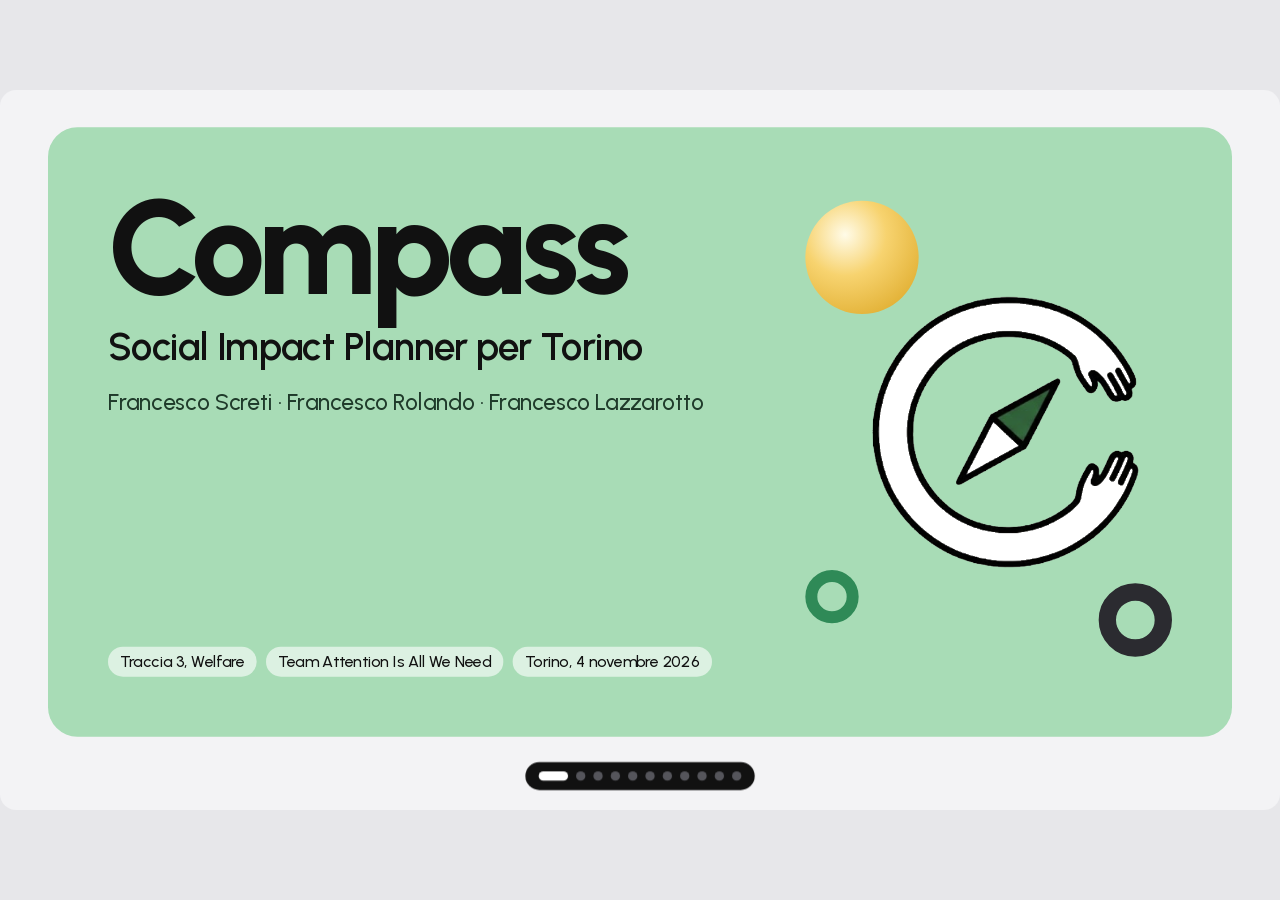
<file: presentation/index.html>
<!doctype html>
<html lang="it">
<head>
<meta charset="utf-8">
<meta name="viewport" content="width=device-width, initial-scale=1">
<title>Compass, presentazione</title>
<link rel="icon" href="img/logo.png">
<link rel="stylesheet" href="font/urbanist.css">
<style>
  :root{
    --bg:#f3f3f5; --paper:#fff; --ink:#111; --ink-2:#2c2c2e; --muted:#626268;
    --leaf:#a8dcb6; --sprout:#d7ecc4; --sun:#f7cf6f; --water:#a7d6e4; --clay:#f1b59b;
    --spring:cubic-bezier(.2,.9,.25,1.12); --ease:cubic-bezier(.2,.8,.2,1);
  }
  *{box-sizing:border-box;margin:0;padding:0}
  html,body{height:100%;background:#e7e7ea;overflow:hidden}
  body{font-family:"Urbanist",-apple-system,"Helvetica Neue",Arial,sans-serif;color:var(--ink);-webkit-font-smoothing:antialiased}
  .num{font-variant-numeric:tabular-nums}

  /* palco 16:9 scalato */
  #stage{position:absolute;left:50%;top:50%;width:1920px;height:1080px;transform-origin:center;background:var(--bg);overflow:hidden;border-radius:24px}
  .slide{position:absolute;inset:0;padding:56px 72px 110px;opacity:0;pointer-events:none;transform:translateY(24px) scale(.99);transition:opacity .45s var(--ease),transform .7s var(--spring)}
  .slide.on{opacity:1;pointer-events:auto;transform:none}
  .slide.on .r{animation:rise .8s var(--ease) both;animation-delay:calc(var(--i,0)*90ms + 120ms)}
  @keyframes rise{from{opacity:0;transform:translateY(28px)}}
  @media (prefers-reduced-motion:reduce){*{animation:none!important;transition:none!important}}

  .head{display:flex;justify-content:space-between;align-items:center;margin-bottom:40px}
  .brand{display:flex;align-items:center;gap:16px;font-size:26px;font-weight:600}
  .brand img{width:58px;height:58px;object-fit:contain}
  .count{font-size:24px;color:var(--muted)}
  h2{font-size:84px;font-weight:700;letter-spacing:-.03em;line-height:1}
  h2 span{display:block;color:var(--muted);font-weight:600;font-size:46px;letter-spacing:-.015em;margin-top:14px}
  .tag{display:inline-block;font-size:24px;font-weight:500;padding:8px 18px;border-radius:999px;background:rgba(255,255,255,.6)}
  .card{border-radius:36px;padding:44px;position:relative;overflow:hidden}
  .big{font-size:150px;font-weight:800;letter-spacing:-.04em;line-height:.9}
  .lbl{font-size:36px;font-weight:600;line-height:1.15;margin-top:16px}
  .src{font-size:22px;color:var(--ink-2);margin-top:14px;opacity:.85}
  .strip{background:var(--ink);color:#fff;border-radius:36px;padding:38px 46px;font-size:44px;font-weight:600;letter-spacing:-.01em;line-height:1.2}
  .strip b{color:var(--sun)}
  .shot{border-radius:24px;box-shadow:0 30px 70px rgba(0,0,0,.14);width:100%;display:block}

  /* 1 copertina */
  .cover{height:100%;background:var(--leaf);border-radius:44px;padding:90px;display:flex;flex-direction:column;justify-content:space-between;position:relative;overflow:hidden}
  .cover h1{font-size:200px;font-weight:800;letter-spacing:-.045em;line-height:.9}
  .cover p{font-size:58px;font-weight:600;margin-top:24px;letter-spacing:-.015em}
  .cover .names{font-size:34px;font-weight:500;margin-top:28px;color:#1f3a2a}
  .cover .tags{display:flex;gap:14px;flex-wrap:wrap}
  .cover .logo{position:absolute;right:120px;top:50%;transform:translateY(-50%);width:440px;height:440px;display:grid;place-items:center}
  .cover .logo img{width:400px}
  .sph{position:absolute;border-radius:50%}
  .s1{width:170px;height:170px;right:470px;top:110px;background:radial-gradient(circle at 35% 30%,#fffbe8 0,#f7d36f 38%,#d9a21c 100%);animation:float 6s ease-in-out infinite}
  .s2{width:110px;height:110px;right:90px;bottom:120px;border:26px solid #2b2b30;animation:float 7s ease-in-out infinite reverse}
  .s3{width:80px;height:80px;right:560px;bottom:170px;border:18px solid #2f8a57;animation:float 5.5s ease-in-out infinite}
  @keyframes float{50%{transform:translateY(-14px)}}

  /* griglie */
  .g3{display:grid;grid-template-columns:repeat(3,1fr);gap:24px;margin-top:44px}
  .g2{display:grid;grid-template-columns:1fr 1fr;gap:24px;margin-top:44px}
  .steps{display:flex;flex-direction:column;gap:16px;margin-top:40px}
  .step{display:flex;align-items:center;gap:22px;font-size:36px;font-weight:600}
  .step i{font-style:normal;width:76px;height:76px;flex:none;border-radius:999px;border:2px solid #cfcfd6;display:grid;place-items:center;font-size:30px;font-weight:600;background:#fff}
  .step.out i{background:var(--ink);color:#fff;border-color:var(--ink)}
  .step small{display:block;font-size:24px;font-weight:500;color:var(--muted)}
  ul.clean{list-style:none;margin-top:20px}
  ul.clean li{font-size:28px;line-height:1.3;padding:10px 0;border-top:1px solid rgba(0,0,0,.1)}
  .pill{display:inline-block;background:var(--ink);color:#fff;border-radius:999px;padding:10px 22px;font-size:24px;font-weight:600;margin-bottom:18px}
  .chat{background:#fff;border-radius:28px;padding:28px 32px;margin-top:26px}
  .chat .q{font-size:30px;font-weight:700}
  .chat .a{font-size:24px;color:var(--ink-2);margin-top:10px;line-height:1.35}
  .chat .f{display:flex;gap:8px;margin-top:14px}
  .chat .disc{font-size:17px;color:var(--muted);margin-top:12px}
  .chat .f span{font-size:18px;background:var(--bg);border-radius:999px;padding:5px 12px}
  .rows{margin-top:18px}
  .rows div{display:flex;justify-content:space-between;font-size:28px;padding:12px 0;border-top:1px solid rgba(0,0,0,.1)}
  .rows b{font-weight:700}

  /* demo */
  .demo{position:absolute;inset:150px 72px 110px;border-radius:30px;overflow:hidden;background:#fff;box-shadow:0 30px 70px rgba(0,0,0,.12)}
  .demo video{width:100%;height:100%;display:block;object-fit:contain;background:#fff;pointer-events:none}   /* niente controlli, niente clic */
  .demo-bar{display:flex;gap:14px;align-items:center}
  .btn{border:0;background:var(--ink);color:#fff;border-radius:999px;padding:14px 26px;font:600 24px "Urbanist",sans-serif;cursor:pointer}
  .btn.light{background:#fff;color:var(--ink);border:1px solid #d7d7dc}

  /* modalità focus: solo le slide, a schermo intero */
  .focusbtn{position:fixed;right:16px;top:14px;z-index:30;display:flex;align-items:center;gap:8px;background:#111;color:#fff;border:0;border-radius:999px;padding:9px 16px;font:600 14px "Urbanist",sans-serif;cursor:pointer;opacity:.0;transition:opacity .3s}
  body:hover .focusbtn{opacity:.85}
  body.focus{background:#000;cursor:none}
  body.focus.moving{cursor:default}
  body.focus #stage{border-radius:0}
  body.focus .focusbtn{display:none}
  /* controlli */
  .dots{position:absolute;left:50%;bottom:30px;transform:translateX(-50%);background:var(--ink);border-radius:999px;padding:14px 20px;display:flex;gap:12px;z-index:5}
  .dots button{width:14px;height:14px;border-radius:999px;border:0;background:#55555b;cursor:pointer;transition:width .45s var(--spring),background .3s}
  .dots button.on{width:44px;background:#fff}
  .notes{position:fixed;left:16px;right:16px;bottom:16px;max-height:34vh;overflow:auto;background:rgba(17,17,17,.94);color:#f2f2f2;border-radius:18px;padding:18px 22px;font:400 17px/1.5 "Urbanist",sans-serif;z-index:20;display:none}
  .notes.on{display:block}
  .notes b{color:var(--sun)}
  .hint{position:fixed;right:16px;top:12px;font:500 13px "Urbanist",sans-serif;color:#7a7a80;z-index:20}
</style>
</head>
<body>
<button class="focusbtn" id="focusBtn" aria-label="Entra in modalità presentazione"><svg width="16" height="16" viewBox="0 0 24 24" fill="none" stroke="currentColor" stroke-width="2" stroke-linecap="round"><path d="M4 9V4h5M20 9V4h-5M4 15v5h5M20 15v5h-5"/></svg>Modalità presentazione</button>
<div id="stage">

  <!-- 1 copertina -->
  <section class="slide" data-notes="Buongiorno, siamo il team Attention Is All We Need. Per la traccia Welfare abbiamo costruito Compass, un Social Impact Planner per Torino. In una frase: aiuta chi finanzia il welfare a decidere in quale zona della città investire, e a motivare quella scelta con i dati.">
    <div class="cover">
      <div class="r" style="--i:0"><h1>Compass</h1><p>Social Impact Planner per Torino</p><div class="names">Francesco Screti · Francesco Rolando · Francesco Lazzarotto</div></div>
      <div class="tags r" style="--i:1"><span class="tag">Traccia 3, Welfare</span><span class="tag">Team Attention Is All We Need</span><span class="tag">Torino, 4 novembre 2026</span></div>
      <i class="sph s1"></i><i class="sph s3"></i><i class="sph s2"></i>
      <div class="logo r" style="--i:2"><img src="img/logo.png" alt="Logo Compass"></div>
    </div>
  </section>

  <!-- 2 problema -->
  <section class="slide" data-notes="Partiamo dal problema. A Torino il 26% dei residenti ha 65 anni o più: 224 mila persone su 863 mila, dati dell'anagrafe comunale a fine 2025. Quasi metà delle famiglie, il 48,5%, è formata da una sola persona. Una fondazione con un budget per l'invecchiamento attivo o per l'inclusione deve scegliere tra 92 zone statistiche della città. I dati per farlo esistono, ma sono divisi tra Comune e Regione: la popolazione è per zona, i servizi sanitari e per il lavoro hanno solo l'indirizzo, e non c'è una chiave comune. La domanda è una sola: dove ogni euro serve di più?">
    <div class="head"><div class="brand"><img src="img/logo.png" alt="">Compass</div><div class="count num">02 / 11</div></div>
    <h2 class="r" style="--i:0">Il problema<span>Una città che invecchia, dati divisi tra due enti</span></h2>
    <div class="g3">
      <div class="card r" style="--i:1;background:var(--sun)"><div class="big num">26%</div><div class="lbl">dei torinesi ha 65 anni o più</div><div class="src">224.506 su 863.249 residenti. Anagrafe del Comune di Torino, 31/12/2025</div></div>
      <div class="card r" style="--i:2;background:var(--water)"><div class="big num">48,5%</div><div class="lbl">delle famiglie è formata da una sola persona</div><div class="src">224.294 su 462.699. Anagrafe del Comune di Torino, 31/12/2025</div></div>
      <div class="card r" style="--i:3;background:var(--clay)"><div class="big num">2 enti</div><div class="lbl">Comune e Regione, file e formati diversi</div><div class="src">Popolazione per zona statistica da una parte, servizi sanitari e per il lavoro con il solo indirizzo dall'altra, senza chiave comune</div></div>
    </div>
    <div class="strip r" style="--i:4;margin-top:24px">La domanda di chi investe: <b>in quale delle 92 zone statistiche di Torino ogni euro serve di più?</b></div>
  </section>

  <!-- 3 soluzione -->
  <section class="slide" data-notes="La nostra risposta è un'app in quattro scelte. Chi sei: fondazione, terzo settore o istituzione. Quanto vuoi investire. Cosa ti sta a cuore: isolamento demografico, carenza di servizi, inclusione lavorativa. Dove: le circoscrizioni da includere. Da qui l'app genera tre cose: la mappa del rischio per zona, un piano con cifre e interventi, e un chatbot che risponde sul piano.">
    <div class="head"><div class="brand"><img src="img/logo.png" alt="">Compass</div><div class="count num">03 / 11</div></div>
    <div style="display:grid;grid-template-columns:720px 1fr;gap:60px;align-items:start">
      <div>
        <h2 class="r" style="--i:0">La soluzione<span>Quattro scelte, un piano</span></h2>
        <div class="steps">
          <div class="step r" style="--i:1"><i>1</i><div>Chi sei<small>anche a parole: l'AI compila il profilo</small></div></div>
          <div class="step r" style="--i:2"><i>2</i><div>Quanto vuoi investire</div></div>
          <div class="step r" style="--i:3"><i>3</i><div>Cosa ti sta a cuore<small>isolamento demografico, servizi, lavoro</small></div></div>
          <div class="step r" style="--i:4"><i>4</i><div>Dove, per circoscrizione</div></div>
          <div class="step out r" style="--i:5"><i>→</i><div>Mappa del rischio, piano, domande al piano</div></div>
        </div>
      </div>
      <div style="position:relative;height:760px">
        <img class="shot r" style="--i:3;position:absolute;left:0;top:0;width:760px" src="img/v_imposta.png" alt="Schermata Imposta">
        <img class="shot r" style="--i:5;position:absolute;right:0;bottom:0;width:820px" src="img/v_mappa.png" alt="Schermata Mappa">
      </div>
    </div>
  </section>

  <!-- 4 dati -->
  <section class="slide" data-notes="Usiamo i due portali indicati dalla traccia, undici dataset in tutto. Da AperTO e dal geoportale del Comune: popolazione, età nel 2013 e nel 2020, stranieri, stato civile, famiglie, assistenza economica, i confini delle zone e i numeri civici. Dalla Regione Piemonte: strutture sanitarie ASL e farmacie. I servizi regionali arrivano con il solo indirizzo: li abbiamo collocati sulla mappa con i 118 mila numeri civici del Comune, e per ogni zona misuriamo la distanza media dai servizi. Le zone analizzate sono 92.">
    <div class="head"><div class="brand"><img src="img/logo.png" alt="">Compass</div><div class="count num">04 / 11</div></div>
    <h2 class="r" style="--i:0">I dati<span>11 dataset aperti, 92 zone statistiche</span></h2>
    <div style="display:grid;grid-template-columns:1fr 1fr 520px;gap:24px;margin-top:44px">
      <div class="card r" style="--i:1;background:var(--leaf)"><span class="pill">Comune di Torino, AperTO e geoportale</span>
        <ul class="clean"><li>Popolazione e stranieri per zona</li><li>Età per zona, 2013 e 2020</li><li>Stato civile e famiglie, 2025</li><li>Assistenza economica</li><li>Numeri civici e confini delle zone</li></ul></div>
      <div class="card r" style="--i:2;background:var(--water)"><span class="pill">Regione Piemonte</span>
        <ul class="clean"><li>Strutture sanitarie ASL</li><li>Farmacie</li></ul></div>
      <div style="display:flex;flex-direction:column;gap:24px">
        <div class="card r" style="--i:3;background:var(--ink);color:#fff"><div class="big num" style="color:var(--sun)">87%</div><div class="lbl">delle strutture sanitarie ASL collocate nella loro zona</div><div class="src" style="color:#c7c7cc">219 su 251, con 118.275 numeri civici</div></div>
        <div class="card r" style="--i:4;background:var(--sun)"><div class="big num">92</div><div class="lbl">zone statistiche analizzate</div></div>
      </div>
    </div>
  </section>

  <!-- 5 come decide -->
  <section class="slide" data-notes="Come decide. Tre bisogni, presi dalla traccia. Isolamento demografico: over 65 e over 80, indice di vecchiaia, vedovi. Carenza di servizi: distanza media dei civici della zona da presidio sanitario, struttura residenziale e farmacia. Fragilità e lavoro: assistenza economica per inserimento lavorativo e casa, quota di stranieri. Una zona sale se è in difficoltà su più fronti insieme; il piano stima i beneficiari di ogni intervento in base a budget, operatori e costo; e ogni scelta viene messa alla prova con 200 simulazioni.">
    <div class="head"><div class="brand"><img src="img/logo.png" alt="">Compass</div><div class="count num">05 / 11</div></div>
    <h2 class="r" style="--i:0">Come decide<span>Tre bisogni dalla traccia, tre regole</span></h2>
    <div class="g3">
      <div class="card r" style="--i:1;background:var(--water)"><span class="tag">Bisogno 1</span><div class="lbl" style="font-size:44px">Isolamento demografico</div><div class="src" style="font-size:26px">Over 65 e over 80, indice di vecchiaia, vedovi</div></div>
      <div class="card r" style="--i:2;background:var(--clay)"><span class="tag">Bisogno 2</span><div class="lbl" style="font-size:44px">Carenza di servizi</div><div class="src" style="font-size:26px">Distanza media da presidio sanitario, struttura residenziale e farmacia</div></div>
      <div class="card r" style="--i:3;background:var(--sprout)"><span class="tag">Bisogno 3</span><div class="lbl" style="font-size:44px">Fragilità e lavoro</div><div class="src" style="font-size:26px">Assistenza economica per lavoro e casa, stranieri</div></div>
    </div>
    <div class="g3" style="margin-top:24px">
      <div class="strip r" style="--i:4;font-size:34px">Sale chi è in difficoltà <b>su più fronti insieme</b></div>
      <div class="strip r" style="--i:5;font-size:34px">Ritorno sociale: <b>beneficiari per intervento e costo</b></div>
      <div class="strip r" style="--i:6;font-size:34px">Solidità: <b>200 simulazioni</b> per ogni piano</div>
    </div>
  </section>

  <!-- 6 AI -->
  <section class="slide" data-notes="La parte AI è interattiva e adattiva. Interattiva: dopo il piano si fanno domande al chatbot, che risponde solo sui dati del piano e cita le fonti; per esempio, perché Sanatorio, Gerbido. Adattiva: l'ente si descrive a parole, il modello compila il profilo, e la classifica che riceve è la sua, non una classifica assoluta. Un avviso dichiara sempre che si sta parlando con un sistema di IA.\">
    <div class="head"><div class="brand"><img src="img/logo.png" alt="">Compass</div><div class="count num">06 / 11</div></div>
    <h2 class="r" style="--i:0">AI interattiva e adattiva<span>I numeri li calcola il sistema, l'AI li spiega</span></h2>
    <div class="g2">
      <div class="card r" style="--i:1;background:var(--leaf)"><span class="pill">Interattiva</span><div class="lbl" style="font-size:46px">Chiedi al piano</div><div class="src" style="font-size:28px">Risponde solo sui dati del piano generato, con le fonti</div>
        <div class="chat"><div class="q">Perché Sanatorio, Gerbido?</div><div class="a">Zona prioritaria con score 0,831: 101,9 vedovi ogni 1000 abitanti e 32,3% di over 65. Centro d'incontro, 25.200 €, 72 beneficiari.</div><div class="f"><span>Sanatorio, Gerbido</span><span>AperTO</span><span>Regione Piemonte</span></div><div class="disc">Stai parlando con un sistema di IA, può commettere errori</div></div></div>
      <div class="card r" style="--i:2;background:var(--sun)"><span class="pill">Adattiva</span><div class="lbl" style="font-size:46px">Si adatta a chi investe</div><div class="src" style="font-size:28px">Ogni ente riceve la sua classifica, non una classifica assoluta</div>
        <div class="chat"><div class="q">Solidità</div><div class="a">Ogni riscontro sposta il peso dei sei fattori verso ciò che conta per quella fondazione, e il piano si genera.</div><div class="f"><span>adattività delle preferenze</span></div></div></div>
    </div>
    <div class="strip r" style="--i:3;margin-top:20px;font-size:30px;padding:26px 40px;text-align:center">In linea con l'AI Act, <b>un avviso dichiara sempre che si sta parlando con un sistema di IA</b></div>
  </section>

  <!-- 6b AI tecnica -->
  <section class="slide" data-notes="Come funziona tecnicamente. Il machine learning legge i dati: la PCA ricava i pesi dei fattori di ogni indice e il k-means raggruppa le zone in cinque profili. Gli embedding misurano quanto la missione dell'ente somiglia a ogni intervento. Il modello linguistico, Qwen3.8-4B in locale, legge la descrizione dell'ente, scrive il piano e risponde in chat. Ma la classifica la decide una formula trasparente, e ogni cifra scritta dall'AI viene controllata sui dati: se non c'è, il testo viene scartato.">
    <div class="head"><div class="brand"><img src="img/logo.png" alt="">Compass</div><div class="count num">07 / 11</div></div>
    <h2 class="r" style="--i:0">Come funziona l'AI<span>Il machine learning legge i dati, l'AI legge le persone, una formula trasparente decide</span></h2>
    <div style="display:grid;grid-template-columns:repeat(4,1fr);gap:22px;margin-top:40px">
      <div class="card r" style="--i:1;background:var(--sprout);padding:34px"><span class="pill">Dati</span><div class="lbl" style="font-size:36px">PCA e k-means</div><div class="src" style="font-size:24px">Pesi dei fattori dai dati, 5 profili di zona</div></div>
      <div class="card r" style="--i:2;background:var(--water);padding:34px"><span class="pill">Significato</span><div class="lbl" style="font-size:36px">Embedding</div><div class="src" style="font-size:24px">multilingual-e5: missione dell'ente e interventi</div></div>
      <div class="card r" style="--i:3;background:var(--leaf);padding:34px"><span class="pill">Persone</span><div class="lbl" style="font-size:36px">LLM in locale</div><div class="src" style="font-size:24px">Qwen3.8-4B: profilo da testo, piano, chat</div></div>
      <div class="card r" style="--i:4;background:var(--sun);padding:34px"><span class="pill">Decisione</span><div class="lbl" style="font-size:36px">Formula trasparente</div><div class="src" style="font-size:24px">Bisogno, carenza, missione, fattibilità. Solidità su 200 simulazioni</div></div>
    </div>
    <div class="strip r" style="--i:5;margin-top:24px;font-size:32px">Ogni cifra scritta dall'AI <b>è verificata sui dati</b>, altrimenti il testo viene scartato. <b>La classifica non dipende dal modello.</b></div>
  </section>

  <!-- 7 risultato -->
  <section class="slide" data-notes="Un esempio concreto, lo stesso della demo. Una fondazione con 150 mila euro e priorità a isolamento e servizi ottiene cinque zone: Sanatorio Gerbido, Barriera di Orbassano, Mirafiori Città Giardino, Borgata Lucento, Santa Rita. Per ognuna un centro d'incontro, 72 beneficiari diretti, 360 in totale, e una solidità media del 93%. Per chi investe significa una decisione motivata, trasparente e verificabile.">
    <div class="head"><div class="brand"><img src="img/logo.png" alt="">Compass</div><div class="count num">08 / 11</div></div>
    <div style="display:grid;grid-template-columns:1fr 760px;gap:56px;align-items:start">
      <div>
        <h2 class="r" style="--i:0">Un esempio<span>Una fondazione, 150.000 €</span></h2>
        <img class="shot r" style="--i:2;margin-top:40px" src="img/v_piano.png" alt="Schermata Piano">
      </div>
      <div>
        <div class="g2" style="margin-top:0">
          <div class="card r" style="--i:1;background:var(--leaf);padding:34px"><div class="big num" style="font-size:110px">360</div><div class="lbl" style="font-size:28px">beneficiari diretti in 5 zone</div></div>
          <div class="card r" style="--i:2;background:var(--sun);padding:34px"><div class="big num" style="font-size:110px">93%</div><div class="lbl" style="font-size:28px">solidità media del piano</div></div>
        </div>
        <div class="card r" style="--i:3;background:#fff;margin-top:24px;padding:34px">
          <div class="rows num">
            <div>Sanatorio, Gerbido<b>25.200 €</b></div><div>Barriera di Orbassano<b>25.200 €</b></div><div>Mirafiori, Città Giardino<b>25.200 €</b></div>
            <div>Borgata Lucento<b>25.200 €</b></div><div>Santa Rita da Cascia<b>25.100 €</b></div>
          </div>
        </div>
        <div class="strip r" style="--i:4;margin-top:24px;font-size:32px">Una scelta <b>motivata, trasparente, verificabile</b></div>
      </div>
    </div>
  </section>

  <!-- 8b sviluppi futuri -->
  <section class="slide" data-notes="Tre sviluppi. Primo, confrontare l'indice pesato dal modello con indici costruiti da esperti, assistenti sociali e operatori, per capire dove i dati e l'esperienza concordano. Secondo, valutare il sistema con gli utenti veri, fondazioni ed enti, per misurare se il piano è comprensibile e se ci si fida delle scelte. Terzo, un modello linguistico in locale quando entrano dati sensibili, così nessuna informazione esce dal server.">
    <div class="head"><div class="brand"><img src="img/logo.png" alt="">Compass</div><div class="count num">09 / 11</div></div>
    <h2 class="r" style="--i:0">Sviluppi futuri<span>Più validazione, più fiducia, più privacy</span></h2>
    <div class="g3">
      <div class="card r" style="--i:1;background:var(--water)"><span class="pill">Metodo</span><div class="lbl" style="font-size:42px">Modello ed esperti a confronto</div><div class="src" style="font-size:26px">L'indice pesato dai dati messo accanto a indici costruiti da assistenti sociali e operatori, per vedere dove concordano</div></div>
      <div class="card r" style="--i:2;background:var(--leaf)"><span class="pill">Utenti</span><div class="lbl" style="font-size:42px">Valutazione con chi decide</div><div class="src" style="font-size:26px">Test con fondazioni ed enti: comprensione del piano, fiducia nelle scelte, usabilità</div></div>
      <div class="card r" style="--i:3;background:var(--sun)"><span class="pill">Privacy</span><div class="lbl" style="font-size:42px">LLM in locale per dati sensibili</div><div class="src" style="font-size:26px">Un modello aperto sul server quando entrano dati di persone o degli enti, nessuna informazione esce</div></div>
    </div>
  </section>

  <!-- 8 demo -->
  <section class="slide" id="demoSlide" data-notes="Vediamolo dal vivo. La fondazione si descrive a parole e l'AI compila il profilo. Generiamo il piano: la mappa del rischio, una zona con i suoi dati e le sue fonti, il piano con cifre e interventi, e infine chiediamo al chatbot perché la prima zona e quanto è solido il piano.\">
    <div class="head"><div class="brand"><img src="img/logo.png" alt="">Demo dal vivo</div>
      <div class="demo-bar"><button class="btn" id="restart">Riavvia demo</button><button class="btn light" id="openApp">Apri l'app</button></div></div>
    <div class="demo"><video id="demoVideo" src="video/demo.webm" muted playsinline preload="auto" disablepictureinpicture tabindex="-1"></video></div>
  </section>

  <!-- 11 grazie -->
  <section class="slide" data-notes="Grazie per l'attenzione.">
    <div class="cover" style="align-items:center;justify-content:center;text-align:center;gap:40px">
      <div class="r" style="--i:0;display:flex;align-items:center;justify-content:center;gap:70px">
        <img src="img/logo.png" alt="Logo Compass" style="width:230px">
        <span style="width:2px;height:180px;background:rgba(0,0,0,.18);display:block"></span>
        <img src="img/ai2b.jpg" alt="Logo Campionato Universitario AI" style="width:230px;border-radius:50%">
      </div>
      <div class="r" style="--i:1"><h1 style="font-size:150px">Grazie per l'attenzione</h1></div>
      <div class="r" style="--i:2"><div class="names" style="margin-top:0">Francesco Screti · Francesco Rolando · Francesco Lazzarotto</div>
        <p style="font-size:40px;margin-top:18px">Team Attention Is All We Need</p></div>
    </div>
  </section>

  <nav class="dots" id="dots" aria-label="Slide"></nav>
</div>

<script>
const slides = [...document.querySelectorAll('.slide')], dots = document.getElementById('dots'), video = document.getElementById('demoVideo');
const APP = 'http://127.0.0.1:8700/';   // l'app servita dall'API (bash serve/start_api.sh)
let cur = 0;
slides.forEach((s,i)=>{ const b=document.createElement('button'); b.setAttribute('aria-label','Slide '+(i+1)); b.onclick=()=>go(i); dots.appendChild(b); });
function fit(){ const st=document.getElementById('stage'), k=Math.min(innerWidth/1920, innerHeight/1080); st.style.transform=`translate(-50%,-50%) scale(${k})`; }
function go(i){
  cur = Math.max(0, Math.min(slides.length-1, i));
  slides.forEach((s,j)=>s.classList.toggle('on', j===cur));
  [...dots.children].forEach((d,j)=>d.classList.toggle('on', j===cur));
  if (slides[cur].id==='demoSlide') avviaDemo(); else video.pause();
  history.replaceState(null,'','#'+(cur+1));
}
function avviaDemo(){ video.currentTime = 0; video.play().catch(()=>{}); }   // video registrato della demo
document.getElementById('restart').onclick = avviaDemo;
document.getElementById('openApp').onclick = () => window.open(APP, '_blank');
addEventListener('keydown', e => {
  if (e.target.tagName==='INPUT') return;
  if (['ArrowRight','PageDown',' '].includes(e.key)) { e.preventDefault(); go(cur+1); }
  if (['ArrowLeft','PageUp'].includes(e.key)) { e.preventDefault(); go(cur-1); }
  if (e.key==='f'||e.key==='F') { if (document.fullscreenElement||document.webkitFullscreenElement) (document.exitFullscreen||document.webkitExitFullscreen).call(document); else focusOn(); }
  if (e.key==='Home') go(0); if (e.key==='End') go(slides.length-1);
});
let tx=null; addEventListener('touchstart',e=>tx=e.touches[0].clientX); addEventListener('touchend',e=>{ if(tx==null)return; const d=e.changedTouches[0].clientX-tx; if(Math.abs(d)>50) go(cur+(d<0?1:-1)); tx=null; });
addEventListener('resize', fit); fit();
// modalità focus: schermo intero, niente bordi né comandi; i puntini e il cursore riappaiono solo muovendo il mouse
function focusOn(){ document.body.classList.add('focus'); const el=document.documentElement; (el.requestFullscreen||el.webkitRequestFullscreen||function(){}).call(el); fit(); }
function focusOff(){ document.body.classList.remove('focus'); fit(); }
document.getElementById('focusBtn').onclick = focusOn;
document.addEventListener('fullscreenchange', () => { if (!document.fullscreenElement) focusOff(); });
document.addEventListener('webkitfullscreenchange', () => { if (!document.webkitFullscreenElement) focusOff(); });
let idle; addEventListener('mousemove', () => { if (!document.body.classList.contains('focus')) return; document.body.classList.add('moving'); clearTimeout(idle); idle=setTimeout(()=>document.body.classList.remove('moving'), 1500); });

go(Math.max(0, (parseInt(location.hash.slice(1))||1)-1));
</script>
</body>
</html>
</file>
<file: presentation/font/urbanist.css>
/* latin-ext */
@font-face {
  font-family: 'Urbanist';
  font-style: normal;
  font-weight: 400;
  font-display: swap;
  src: url(L0x-DF02iFML4hGCyMqrbS1miXK2Z7s.woff2) format('woff2');
  unicode-range: U+0100-02BA, U+02BD-02C5, U+02C7-02CC, U+02CE-02D7, U+02DD-02FF, U+0304, U+0308, U+0329, U+1D00-1DBF, U+1E00-1E9F, U+1EF2-1EFF, U+2020, U+20A0-20AB, U+20AD-20C4, U+2113, U+2C60-2C7F, U+A720-A7FF;
}
/* latin */
@font-face {
  font-family: 'Urbanist';
  font-style: normal;
  font-weight: 400;
  font-display: swap;
  src: url(L0x-DF02iFML4hGCyMqlbS1miXK2.woff2) format('woff2');
  unicode-range: U+0000-00FF, U+0131, U+0152-0153, U+02BB-02BC, U+02C6, U+02DA, U+02DC, U+0304, U+0308, U+0329, U+2000-206F, U+20AC, U+2122, U+2191, U+2193, U+2212, U+2215, U+FEFF, U+FFFD;
}
/* latin-ext */
@font-face {
  font-family: 'Urbanist';
  font-style: normal;
  font-weight: 500;
  font-display: swap;
  src: url(L0x-DF02iFML4hGCyMqrbS1miXK2Z7s.woff2) format('woff2');
  unicode-range: U+0100-02BA, U+02BD-02C5, U+02C7-02CC, U+02CE-02D7, U+02DD-02FF, U+0304, U+0308, U+0329, U+1D00-1DBF, U+1E00-1E9F, U+1EF2-1EFF, U+2020, U+20A0-20AB, U+20AD-20C4, U+2113, U+2C60-2C7F, U+A720-A7FF;
}
/* latin */
@font-face {
  font-family: 'Urbanist';
  font-style: normal;
  font-weight: 500;
  font-display: swap;
  src: url(L0x-DF02iFML4hGCyMqlbS1miXK2.woff2) format('woff2');
  unicode-range: U+0000-00FF, U+0131, U+0152-0153, U+02BB-02BC, U+02C6, U+02DA, U+02DC, U+0304, U+0308, U+0329, U+2000-206F, U+20AC, U+2122, U+2191, U+2193, U+2212, U+2215, U+FEFF, U+FFFD;
}
/* latin-ext */
@font-face {
  font-family: 'Urbanist';
  font-style: normal;
  font-weight: 600;
  font-display: swap;
  src: url(L0x-DF02iFML4hGCyMqrbS1miXK2Z7s.woff2) format('woff2');
  unicode-range: U+0100-02BA, U+02BD-02C5, U+02C7-02CC, U+02CE-02D7, U+02DD-02FF, U+0304, U+0308, U+0329, U+1D00-1DBF, U+1E00-1E9F, U+1EF2-1EFF, U+2020, U+20A0-20AB, U+20AD-20C4, U+2113, U+2C60-2C7F, U+A720-A7FF;
}
/* latin */
@font-face {
  font-family: 'Urbanist';
  font-style: normal;
  font-weight: 600;
  font-display: swap;
  src: url(L0x-DF02iFML4hGCyMqlbS1miXK2.woff2) format('woff2');
  unicode-range: U+0000-00FF, U+0131, U+0152-0153, U+02BB-02BC, U+02C6, U+02DA, U+02DC, U+0304, U+0308, U+0329, U+2000-206F, U+20AC, U+2122, U+2191, U+2193, U+2212, U+2215, U+FEFF, U+FFFD;
}
/* latin-ext */
@font-face {
  font-family: 'Urbanist';
  font-style: normal;
  font-weight: 700;
  font-display: swap;
  src: url(L0x-DF02iFML4hGCyMqrbS1miXK2Z7s.woff2) format('woff2');
  unicode-range: U+0100-02BA, U+02BD-02C5, U+02C7-02CC, U+02CE-02D7, U+02DD-02FF, U+0304, U+0308, U+0329, U+1D00-1DBF, U+1E00-1E9F, U+1EF2-1EFF, U+2020, U+20A0-20AB, U+20AD-20C4, U+2113, U+2C60-2C7F, U+A720-A7FF;
}
/* latin */
@font-face {
  font-family: 'Urbanist';
  font-style: normal;
  font-weight: 700;
  font-display: swap;
  src: url(L0x-DF02iFML4hGCyMqlbS1miXK2.woff2) format('woff2');
  unicode-range: U+0000-00FF, U+0131, U+0152-0153, U+02BB-02BC, U+02C6, U+02DA, U+02DC, U+0304, U+0308, U+0329, U+2000-206F, U+20AC, U+2122, U+2191, U+2193, U+2212, U+2215, U+FEFF, U+FFFD;
}
/* latin-ext */
@font-face {
  font-family: 'Urbanist';
  font-style: normal;
  font-weight: 800;
  font-display: swap;
  src: url(L0x-DF02iFML4hGCyMqrbS1miXK2Z7s.woff2) format('woff2');
  unicode-range: U+0100-02BA, U+02BD-02C5, U+02C7-02CC, U+02CE-02D7, U+02DD-02FF, U+0304, U+0308, U+0329, U+1D00-1DBF, U+1E00-1E9F, U+1EF2-1EFF, U+2020, U+20A0-20AB, U+20AD-20C4, U+2113, U+2C60-2C7F, U+A720-A7FF;
}
/* latin */
@font-face {
  font-family: 'Urbanist';
  font-style: normal;
  font-weight: 800;
  font-display: swap;
  src: url(L0x-DF02iFML4hGCyMqlbS1miXK2.woff2) format('woff2');
  unicode-range: U+0000-00FF, U+0131, U+0152-0153, U+02BB-02BC, U+02C6, U+02DA, U+02DC, U+0304, U+0308, U+0329, U+2000-206F, U+20AC, U+2122, U+2191, U+2193, U+2212, U+2215, U+FEFF, U+FFFD;
}
</file>
